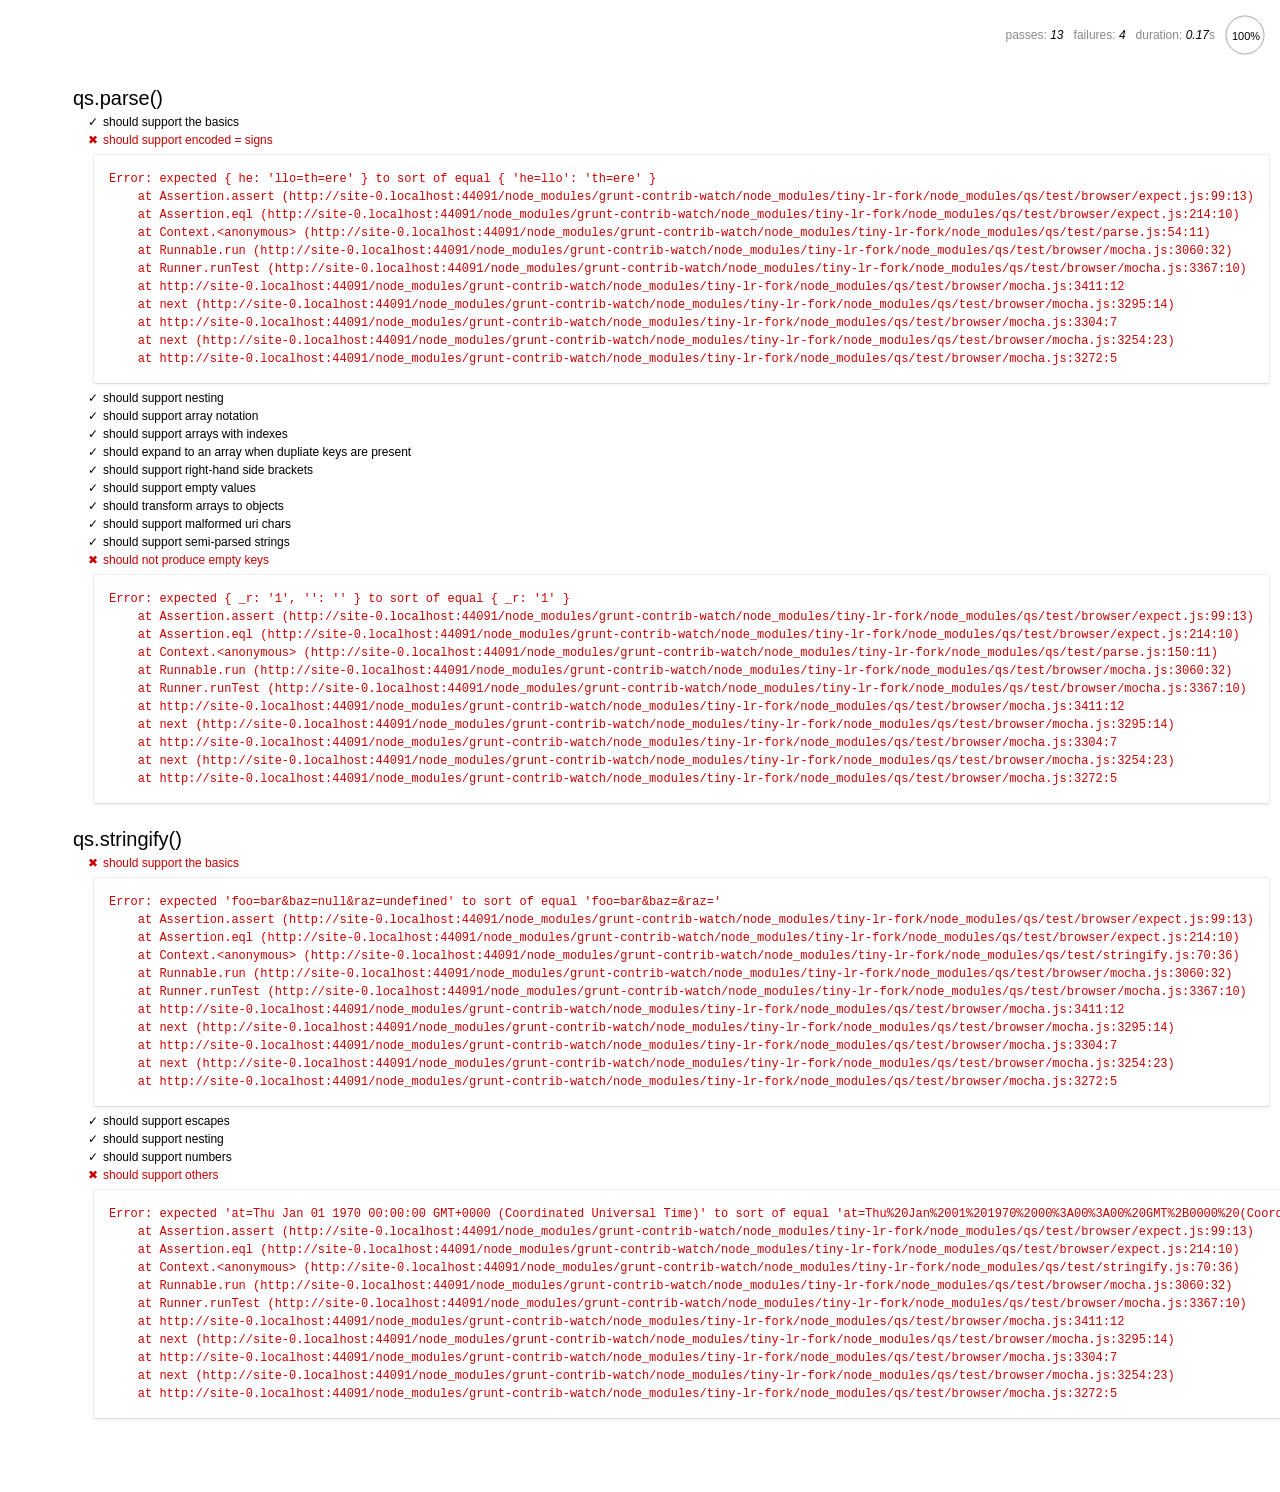
<file: node_modules/grunt-contrib-watch/node_modules/tiny-lr-fork/node_modules/qs/test/browser/index.html>
<html>
  <head>
    <title>Mocha</title>
    <meta http-equiv="Content-Type" content="text/html; charset=UTF-8">
    <link rel="stylesheet" href="mocha.css" />
    <script src="jquery.js" type="text/javascript"></script>
    <script src="expect.js"></script>
    <script src="mocha.js"></script>
    <script>mocha.setup('bdd')</script>
    <script src="qs.js"></script>
    <script src="../parse.js"></script>
    <script src="../stringify.js"></script>
    <script>onload = mocha.run;</script>
  </head>
  <body>
    <div id="mocha"></div>
  </body>
</html>
</file>
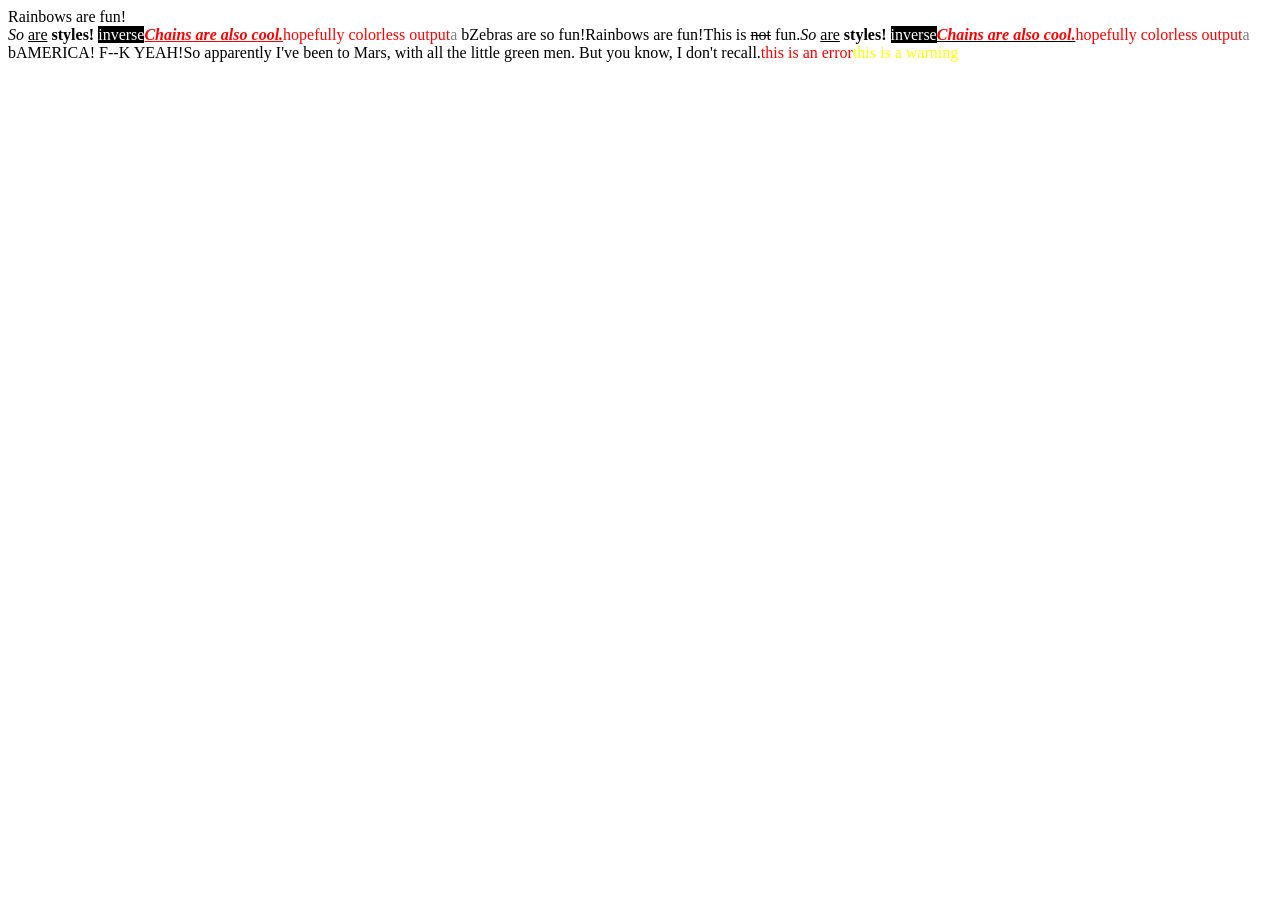
<file: node_modules/grunt/node_modules/colors/example.html>
<!DOCTYPE HTML>
<html lang="en-us">
  <head>
    <meta http-equiv="Content-type" content="text/html; charset=utf-8">
    <title>Colors Example</title>
    <script src="colors.js"></script>
  </head>
  <body>
    <script>

    var test = colors.red("hopefully colorless output");

    document.write('Rainbows are fun!'.rainbow + '<br/>');
    document.write('So '.italic + 'are'.underline + ' styles! '.bold + 'inverse'.inverse); // styles not widely supported
    document.write('Chains are also cool.'.bold.italic.underline.red); // styles not widely supported
    //document.write('zalgo time!'.zalgo);
    document.write(test.stripColors);
    document.write("a".grey + " b".black);

    document.write("Zebras are so fun!".zebra);

    document.write(colors.rainbow('Rainbows are fun!'));
    document.write("This is " + "not".strikethrough + " fun.");

    document.write(colors.italic('So ') + colors.underline('are') + colors.bold(' styles! ') + colors.inverse('inverse')); // styles not widely supported
    document.write(colors.bold(colors.italic(colors.underline(colors.red('Chains are also cool.'))))); // styles not widely supported
    //document.write(colors.zalgo('zalgo time!'));
    document.write(colors.stripColors(test));
    document.write(colors.grey("a") + colors.black(" b"));

    colors.addSequencer("america", function(letter, i, exploded) {
      if(letter === " ") return letter;
      switch(i%3) {
        case 0: return letter.red;
        case 1: return letter.white;
        case 2: return letter.blue;
      }
    });

    colors.addSequencer("random", (function() {
      var available = ['bold', 'underline', 'italic', 'inverse', 'grey', 'yellow', 'red', 'green', 'blue', 'white', 'cyan', 'magenta'];

      return function(letter, i, exploded) {
        return letter === " " ? letter : letter[available[Math.round(Math.random() * (available.length - 1))]];
      };
    })());

    document.write("AMERICA! F--K YEAH!".america);
    document.write("So apparently I've been to Mars, with all the little green men. But you know, I don't recall.".random);

    //
    // Custom themes
    //

    colors.setTheme({
      silly: 'rainbow',
      input: 'grey',
      verbose: 'cyan',
      prompt: 'grey',
      info: 'green',
      data: 'grey',
      help: 'cyan',
      warn: 'yellow',
      debug: 'blue',
      error: 'red'
    });

    // outputs red text
    document.write("this is an error".error);

    // outputs yellow text
    document.write("this is a warning".warn);

    </script>
  </body>
</html>
</file>
<file: node_modules/grunt-contrib-watch/node_modules/tiny-lr-fork/node_modules/qs/test/browser/mocha.css>
body {
  font: 20px/1.5 "Helvetica Neue", Helvetica, Arial, sans-serif;
  padding: 60px 50px;
}

#mocha h1, h2 {
  margin: 0;
}

#mocha h1 {
  margin-top: 15px;
  font-size: 1em;
  font-weight: 200;
}

#mocha .suite .suite h1 {
  margin-top: 0;
  font-size: .8em;
}

#mocha h2 {
  font-size: 12px;
  font-weight: normal;
  cursor: pointer;
}

#mocha .suite {
  margin-left: 15px;
}

#mocha .test {
  margin-left: 15px;
}

#mocha .test:hover h2::after {
  position: relative;
  top: 0;
  right: -10px;
  content: '(view source)';
  font-size: 12px;
  font-family: arial;
  color: #888;
}

#mocha .test.pending:hover h2::after {
  content: '(pending)';
  font-family: arial;
}

#mocha .test.pass.medium .duration {
  background: #C09853;
}

#mocha .test.pass.slow .duration {
  background: #B94A48;
}

#mocha .test.pass::before {
  content: '✓';
  font-size: 12px;
  display: block;
  float: left;
  margin-right: 5px;
}

#mocha .test.pass .duration {
  font-size: 9px;
  margin-left: 5px;
  padding: 2px 5px;
  color: white;
  -webkit-box-shadow: inset 0 1px 1px rgba(0,0,0,.2);
  -moz-box-shadow: inset 0 1px 1px rgba(0,0,0,.2);
  box-shadow: inset 0 1px 1px rgba(0,0,0,.2);
  -webkit-border-radius: 5px;
  -moz-border-radius: 5px;
  -ms-border-radius: 5px;
  -o-border-radius: 5px;
  border-radius: 5px;
}

#mocha .test.pass.fast .duration {
  display: none;
}

#mocha .test.pending {
  color: #0b97c4;
}

#mocha .test.pending::before {
  content: '◦';
  color: #0b97c4;
}

#mocha .test.fail {
  color: #c00;
}

#mocha .test.fail pre {
  color: black;
}

#mocha .test.fail::before {
  content: '✖';
  font-size: 12px;
  display: block;
  float: left;
  margin-right: 5px;
  color: #c00;
}

#mocha .test pre.error {
  color: #c00;
}

#mocha .test pre {
  display: inline-block;
  font: 12px/1.5 monaco, monospace;
  margin: 5px;
  padding: 15px;
  border: 1px solid #eee;
  border-bottom-color: #ddd;
  -webkit-border-radius: 3px;
  -webkit-box-shadow: 0 1px 3px #eee;
}

#error {
  color: #c00;
  font-size: 1.5  em;
  font-weight: 100;
  letter-spacing: 1px;
}

#stats {
  position: fixed;
  top: 15px;
  right: 10px;
  font-size: 12px;
  margin: 0;
  color: #888;
}

#stats .progress {
  float: right;
  padding-top: 0;
}

#stats em {
  color: black;
}

#stats li {
  display: inline-block;
  margin: 0 5px;
  list-style: none;
  padding-top: 11px;
}

code .comment { color: #ddd }
code .init { color: #2F6FAD }
code .string { color: #5890AD }
code .keyword { color: #8A6343 }
code .number { color: #2F6FAD }
</file>
